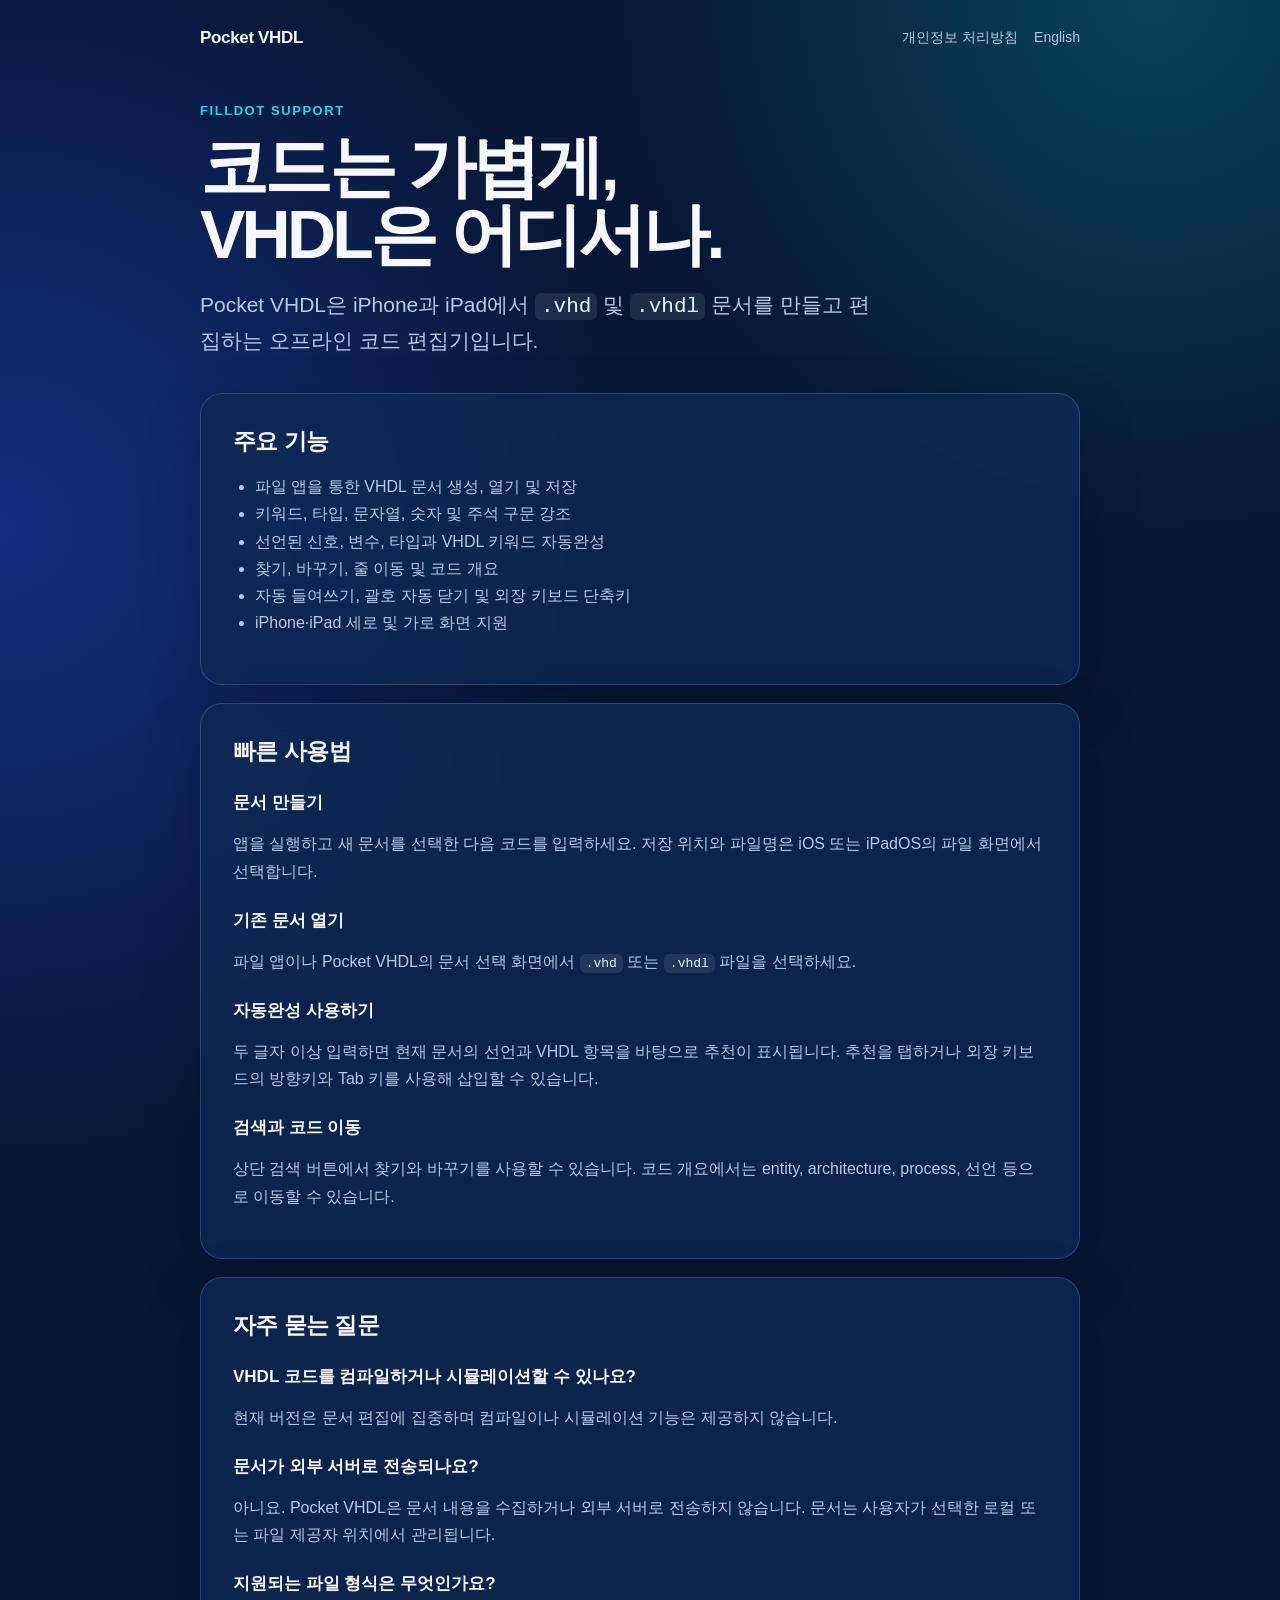
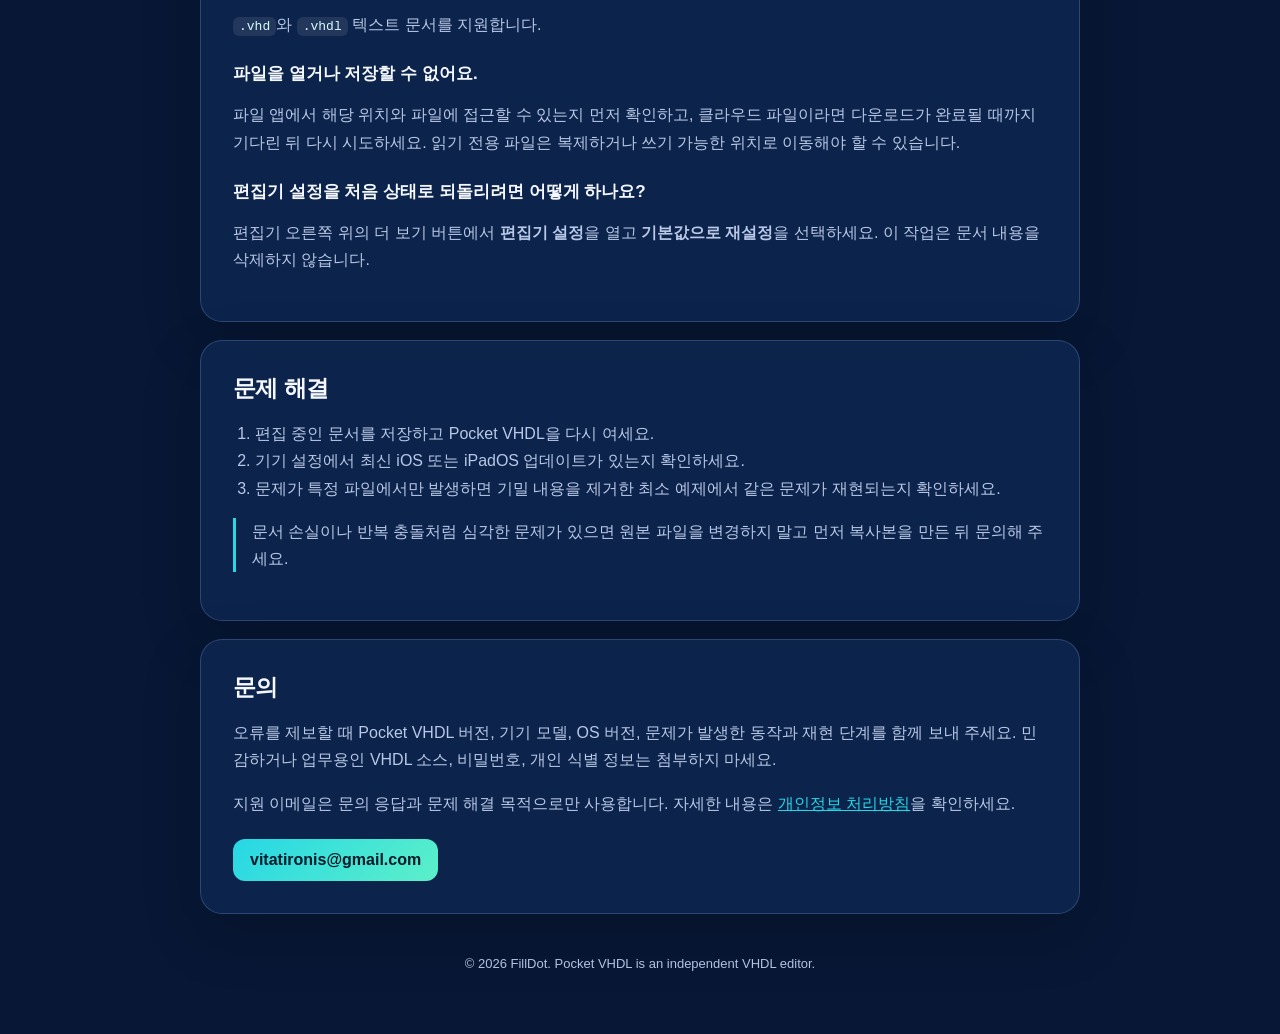
<file: index.html>
<!doctype html>
<html lang="ko">
<head>
  <meta charset="utf-8">
  <meta name="viewport" content="width=device-width, initial-scale=1">
  <meta name="description" content="Pocket VHDL 지원 및 사용 안내">
  <title>Pocket VHDL 지원</title>
  <link rel="stylesheet" href="styles.css">
</head>
<body>
  <main class="page">
    <nav aria-label="주요 메뉴">
      <a class="brand" href="index.html">Pocket VHDL</a>
      <div class="nav-links">
        <a href="privacy.html">개인정보 처리방침</a>
        <a href="en/index.html" lang="en">English</a>
      </div>
    </nav>

    <header class="hero">
      <p class="eyebrow">FillDot Support</p>
      <h1>코드는 가볍게,<br>VHDL은 어디서나.</h1>
      <p class="lead">Pocket VHDL은 iPhone과 iPad에서 <code>.vhd</code> 및 <code>.vhdl</code> 문서를 만들고 편집하는 오프라인 코드 편집기입니다.</p>
    </header>

    <section class="card">
      <h2>주요 기능</h2>
      <ul>
        <li>파일 앱을 통한 VHDL 문서 생성, 열기 및 저장</li>
        <li>키워드, 타입, 문자열, 숫자 및 주석 구문 강조</li>
        <li>선언된 신호, 변수, 타입과 VHDL 키워드 자동완성</li>
        <li>찾기, 바꾸기, 줄 이동 및 코드 개요</li>
        <li>자동 들여쓰기, 괄호 자동 닫기 및 외장 키보드 단축키</li>
        <li>iPhone·iPad 세로 및 가로 화면 지원</li>
      </ul>
    </section>

    <section class="card">
      <h2>빠른 사용법</h2>
      <h3>문서 만들기</h3>
      <p>앱을 실행하고 새 문서를 선택한 다음 코드를 입력하세요. 저장 위치와 파일명은 iOS 또는 iPadOS의 파일 화면에서 선택합니다.</p>

      <h3>기존 문서 열기</h3>
      <p>파일 앱이나 Pocket VHDL의 문서 선택 화면에서 <code>.vhd</code> 또는 <code>.vhdl</code> 파일을 선택하세요.</p>

      <h3>자동완성 사용하기</h3>
      <p>두 글자 이상 입력하면 현재 문서의 선언과 VHDL 항목을 바탕으로 추천이 표시됩니다. 추천을 탭하거나 외장 키보드의 방향키와 Tab 키를 사용해 삽입할 수 있습니다.</p>

      <h3>검색과 코드 이동</h3>
      <p>상단 검색 버튼에서 찾기와 바꾸기를 사용할 수 있습니다. 코드 개요에서는 entity, architecture, process, 선언 등으로 이동할 수 있습니다.</p>
    </section>

    <section class="card">
      <h2>자주 묻는 질문</h2>
      <h3>VHDL 코드를 컴파일하거나 시뮬레이션할 수 있나요?</h3>
      <p>현재 버전은 문서 편집에 집중하며 컴파일이나 시뮬레이션 기능은 제공하지 않습니다.</p>

      <h3>문서가 외부 서버로 전송되나요?</h3>
      <p>아니요. Pocket VHDL은 문서 내용을 수집하거나 외부 서버로 전송하지 않습니다. 문서는 사용자가 선택한 로컬 또는 파일 제공자 위치에서 관리됩니다.</p>

      <h3>지원되는 파일 형식은 무엇인가요?</h3>
      <p><code>.vhd</code>와 <code>.vhdl</code> 텍스트 문서를 지원합니다.</p>

      <h3>파일을 열거나 저장할 수 없어요.</h3>
      <p>파일 앱에서 해당 위치와 파일에 접근할 수 있는지 먼저 확인하고, 클라우드 파일이라면 다운로드가 완료될 때까지 기다린 뒤 다시 시도하세요. 읽기 전용 파일은 복제하거나 쓰기 가능한 위치로 이동해야 할 수 있습니다.</p>

      <h3>편집기 설정을 처음 상태로 되돌리려면 어떻게 하나요?</h3>
      <p>편집기 오른쪽 위의 더 보기 버튼에서 <strong>편집기 설정</strong>을 열고 <strong>기본값으로 재설정</strong>을 선택하세요. 이 작업은 문서 내용을 삭제하지 않습니다.</p>
    </section>

    <section class="card">
      <h2>문제 해결</h2>
      <ol>
        <li>편집 중인 문서를 저장하고 Pocket VHDL을 다시 여세요.</li>
        <li>기기 설정에서 최신 iOS 또는 iPadOS 업데이트가 있는지 확인하세요.</li>
        <li>문제가 특정 파일에서만 발생하면 기밀 내용을 제거한 최소 예제에서 같은 문제가 재현되는지 확인하세요.</li>
      </ol>
      <p class="notice">문서 손실이나 반복 충돌처럼 심각한 문제가 있으면 원본 파일을 변경하지 말고 먼저 복사본을 만든 뒤 문의해 주세요.</p>
    </section>

    <section class="card">
      <h2>문의</h2>
      <p>오류를 제보할 때 Pocket VHDL 버전, 기기 모델, OS 버전, 문제가 발생한 동작과 재현 단계를 함께 보내 주세요. 민감하거나 업무용인 VHDL 소스, 비밀번호, 개인 식별 정보는 첨부하지 마세요.</p>
      <p>지원 이메일은 문의 응답과 문제 해결 목적으로만 사용합니다. 자세한 내용은 <a href="privacy.html">개인정보 처리방침</a>을 확인하세요.</p>
      <a class="button" href="mailto:vitatironis@gmail.com">vitatironis@gmail.com</a>
    </section>

    <footer>© 2026 FillDot. Pocket VHDL is an independent VHDL editor.</footer>
  </main>
</body>
</html>
</file>
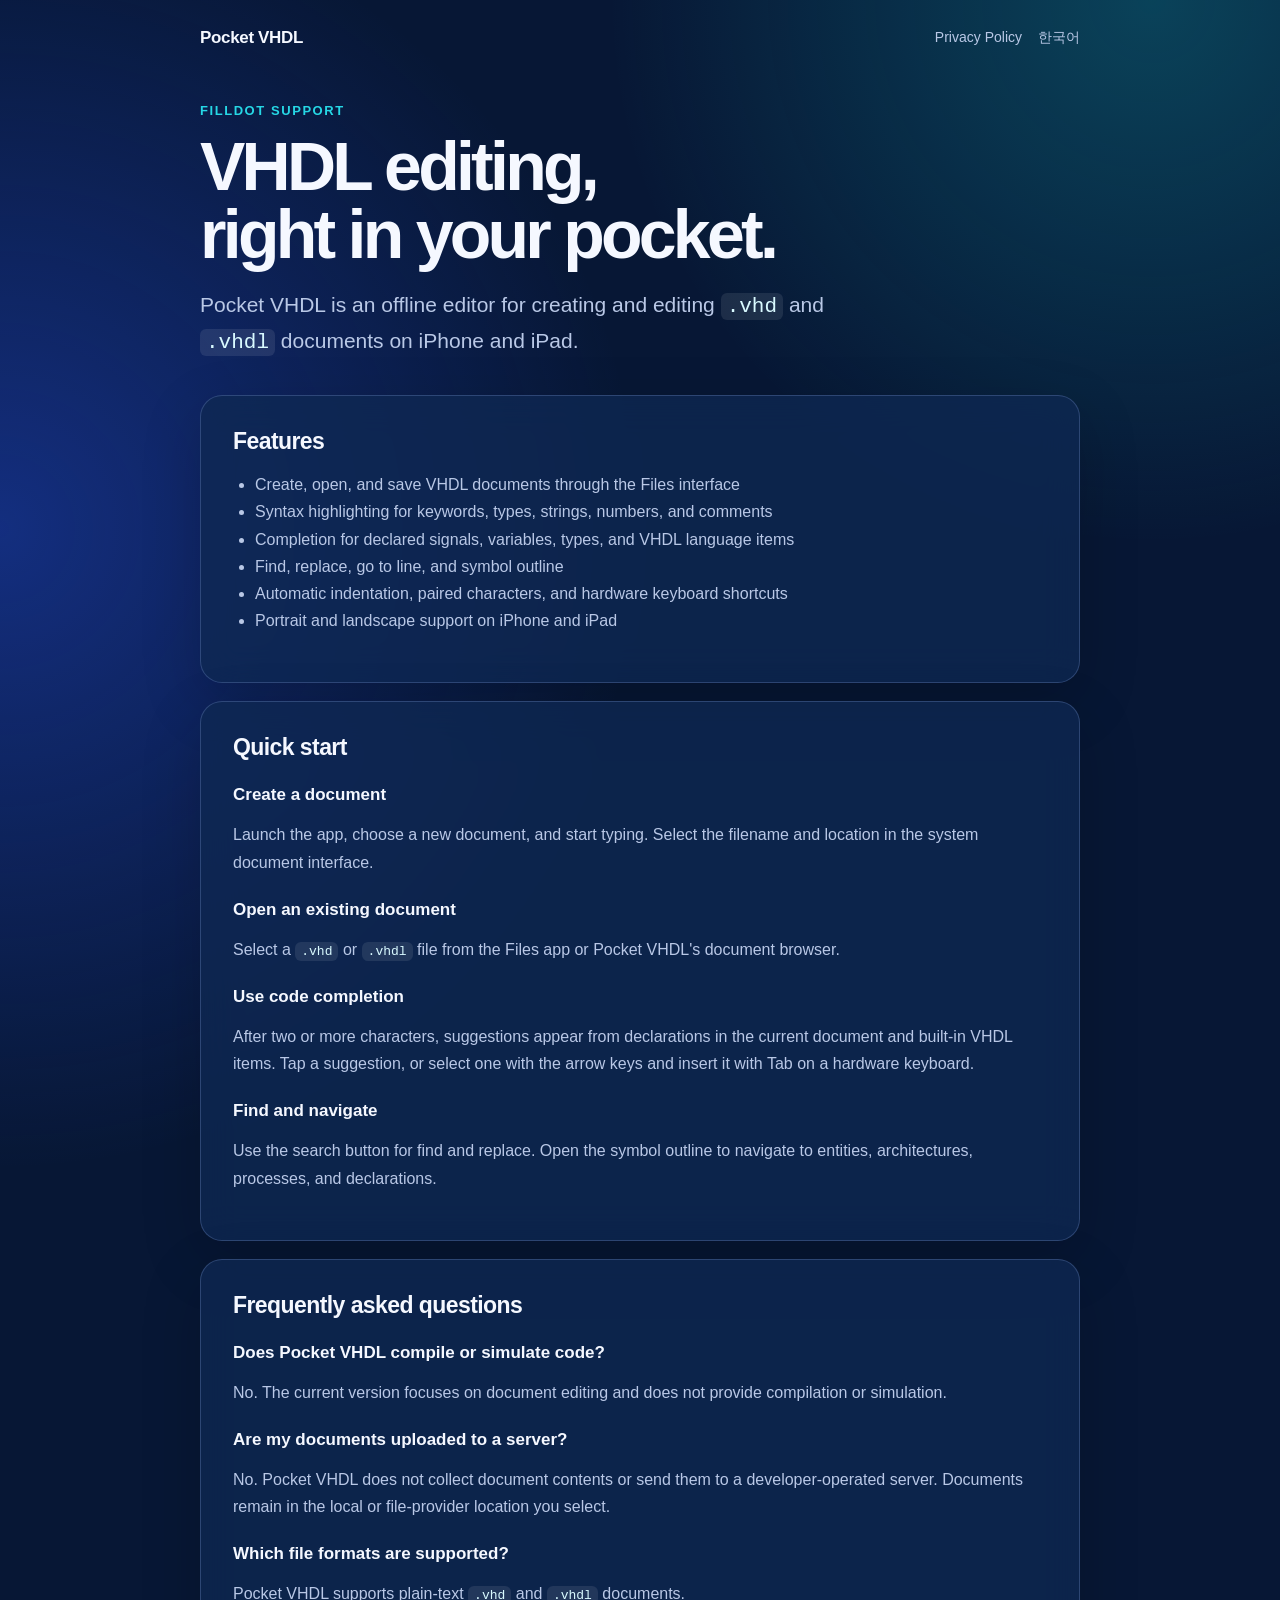
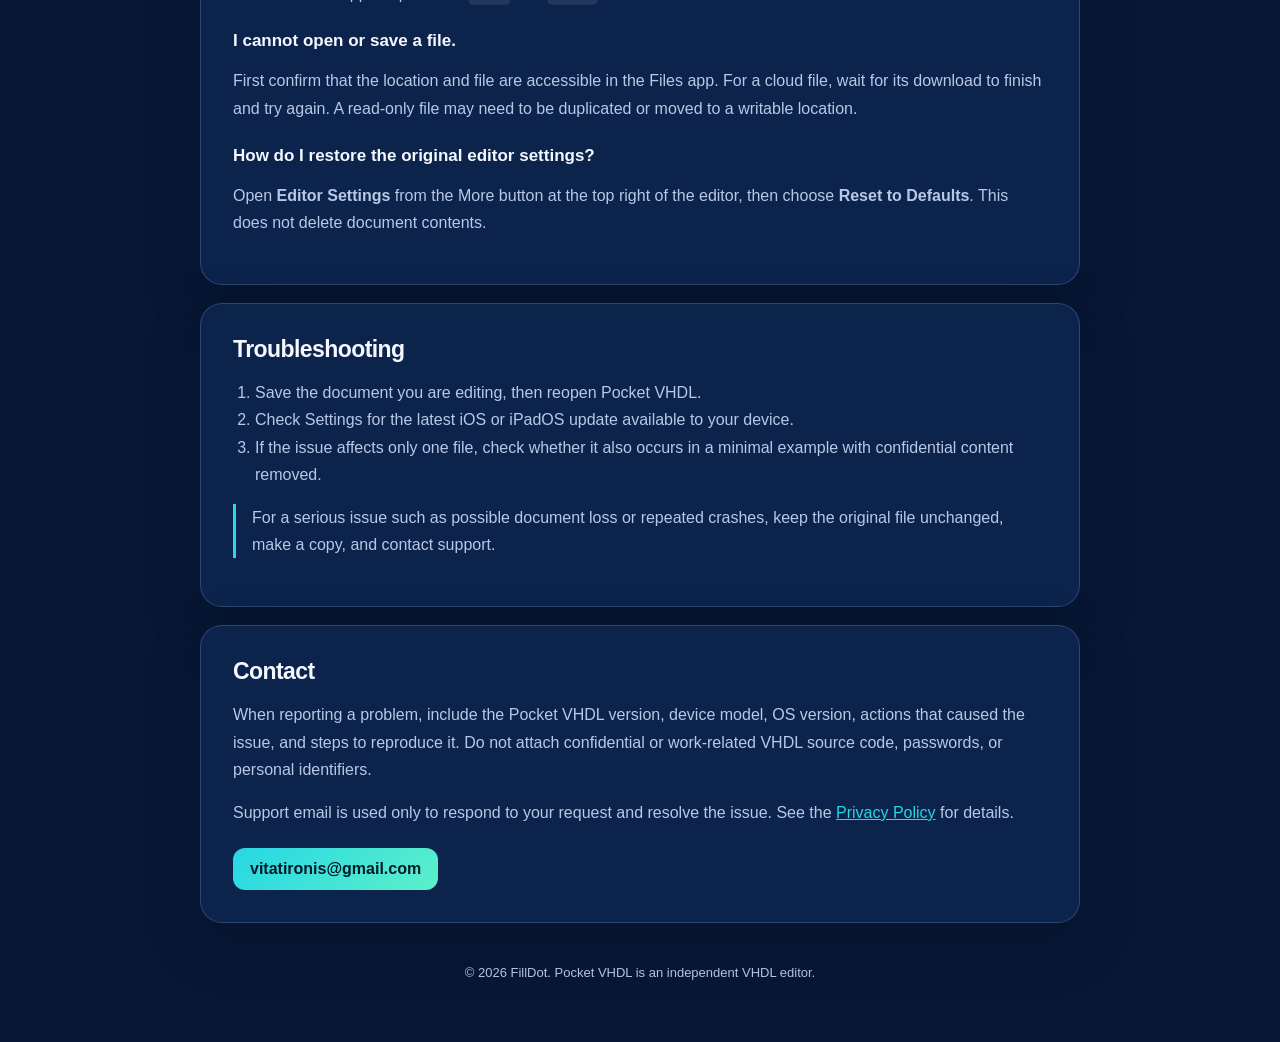
<file: en/index.html>
<!doctype html>
<html lang="en">
<head>
  <meta charset="utf-8">
  <meta name="viewport" content="width=device-width, initial-scale=1">
  <meta name="description" content="Pocket VHDL support and user guide">
  <title>Pocket VHDL Support</title>
  <link rel="stylesheet" href="../styles.css">
</head>
<body>
  <main class="page">
    <nav aria-label="Main navigation">
      <a class="brand" href="index.html">Pocket VHDL</a>
      <div class="nav-links">
        <a href="privacy.html">Privacy Policy</a>
        <a href="../index.html" lang="ko">한국어</a>
      </div>
    </nav>

    <header class="hero">
      <p class="eyebrow">FillDot Support</p>
      <h1>VHDL editing,<br>right in your pocket.</h1>
      <p class="lead">Pocket VHDL is an offline editor for creating and editing <code>.vhd</code> and <code>.vhdl</code> documents on iPhone and iPad.</p>
    </header>

    <section class="card">
      <h2>Features</h2>
      <ul>
        <li>Create, open, and save VHDL documents through the Files interface</li>
        <li>Syntax highlighting for keywords, types, strings, numbers, and comments</li>
        <li>Completion for declared signals, variables, types, and VHDL language items</li>
        <li>Find, replace, go to line, and symbol outline</li>
        <li>Automatic indentation, paired characters, and hardware keyboard shortcuts</li>
        <li>Portrait and landscape support on iPhone and iPad</li>
      </ul>
    </section>

    <section class="card">
      <h2>Quick start</h2>
      <h3>Create a document</h3>
      <p>Launch the app, choose a new document, and start typing. Select the filename and location in the system document interface.</p>

      <h3>Open an existing document</h3>
      <p>Select a <code>.vhd</code> or <code>.vhdl</code> file from the Files app or Pocket VHDL's document browser.</p>

      <h3>Use code completion</h3>
      <p>After two or more characters, suggestions appear from declarations in the current document and built-in VHDL items. Tap a suggestion, or select one with the arrow keys and insert it with Tab on a hardware keyboard.</p>

      <h3>Find and navigate</h3>
      <p>Use the search button for find and replace. Open the symbol outline to navigate to entities, architectures, processes, and declarations.</p>
    </section>

    <section class="card">
      <h2>Frequently asked questions</h2>
      <h3>Does Pocket VHDL compile or simulate code?</h3>
      <p>No. The current version focuses on document editing and does not provide compilation or simulation.</p>

      <h3>Are my documents uploaded to a server?</h3>
      <p>No. Pocket VHDL does not collect document contents or send them to a developer-operated server. Documents remain in the local or file-provider location you select.</p>

      <h3>Which file formats are supported?</h3>
      <p>Pocket VHDL supports plain-text <code>.vhd</code> and <code>.vhdl</code> documents.</p>

      <h3>I cannot open or save a file.</h3>
      <p>First confirm that the location and file are accessible in the Files app. For a cloud file, wait for its download to finish and try again. A read-only file may need to be duplicated or moved to a writable location.</p>

      <h3>How do I restore the original editor settings?</h3>
      <p>Open <strong>Editor Settings</strong> from the More button at the top right of the editor, then choose <strong>Reset to Defaults</strong>. This does not delete document contents.</p>
    </section>

    <section class="card">
      <h2>Troubleshooting</h2>
      <ol>
        <li>Save the document you are editing, then reopen Pocket VHDL.</li>
        <li>Check Settings for the latest iOS or iPadOS update available to your device.</li>
        <li>If the issue affects only one file, check whether it also occurs in a minimal example with confidential content removed.</li>
      </ol>
      <p class="notice">For a serious issue such as possible document loss or repeated crashes, keep the original file unchanged, make a copy, and contact support.</p>
    </section>

    <section class="card">
      <h2>Contact</h2>
      <p>When reporting a problem, include the Pocket VHDL version, device model, OS version, actions that caused the issue, and steps to reproduce it. Do not attach confidential or work-related VHDL source code, passwords, or personal identifiers.</p>
      <p>Support email is used only to respond to your request and resolve the issue. See the <a href="privacy.html">Privacy Policy</a> for details.</p>
      <a class="button" href="mailto:vitatironis@gmail.com">vitatironis@gmail.com</a>
    </section>

    <footer>© 2026 FillDot. Pocket VHDL is an independent VHDL editor.</footer>
  </main>
</body>
</html>
</file>
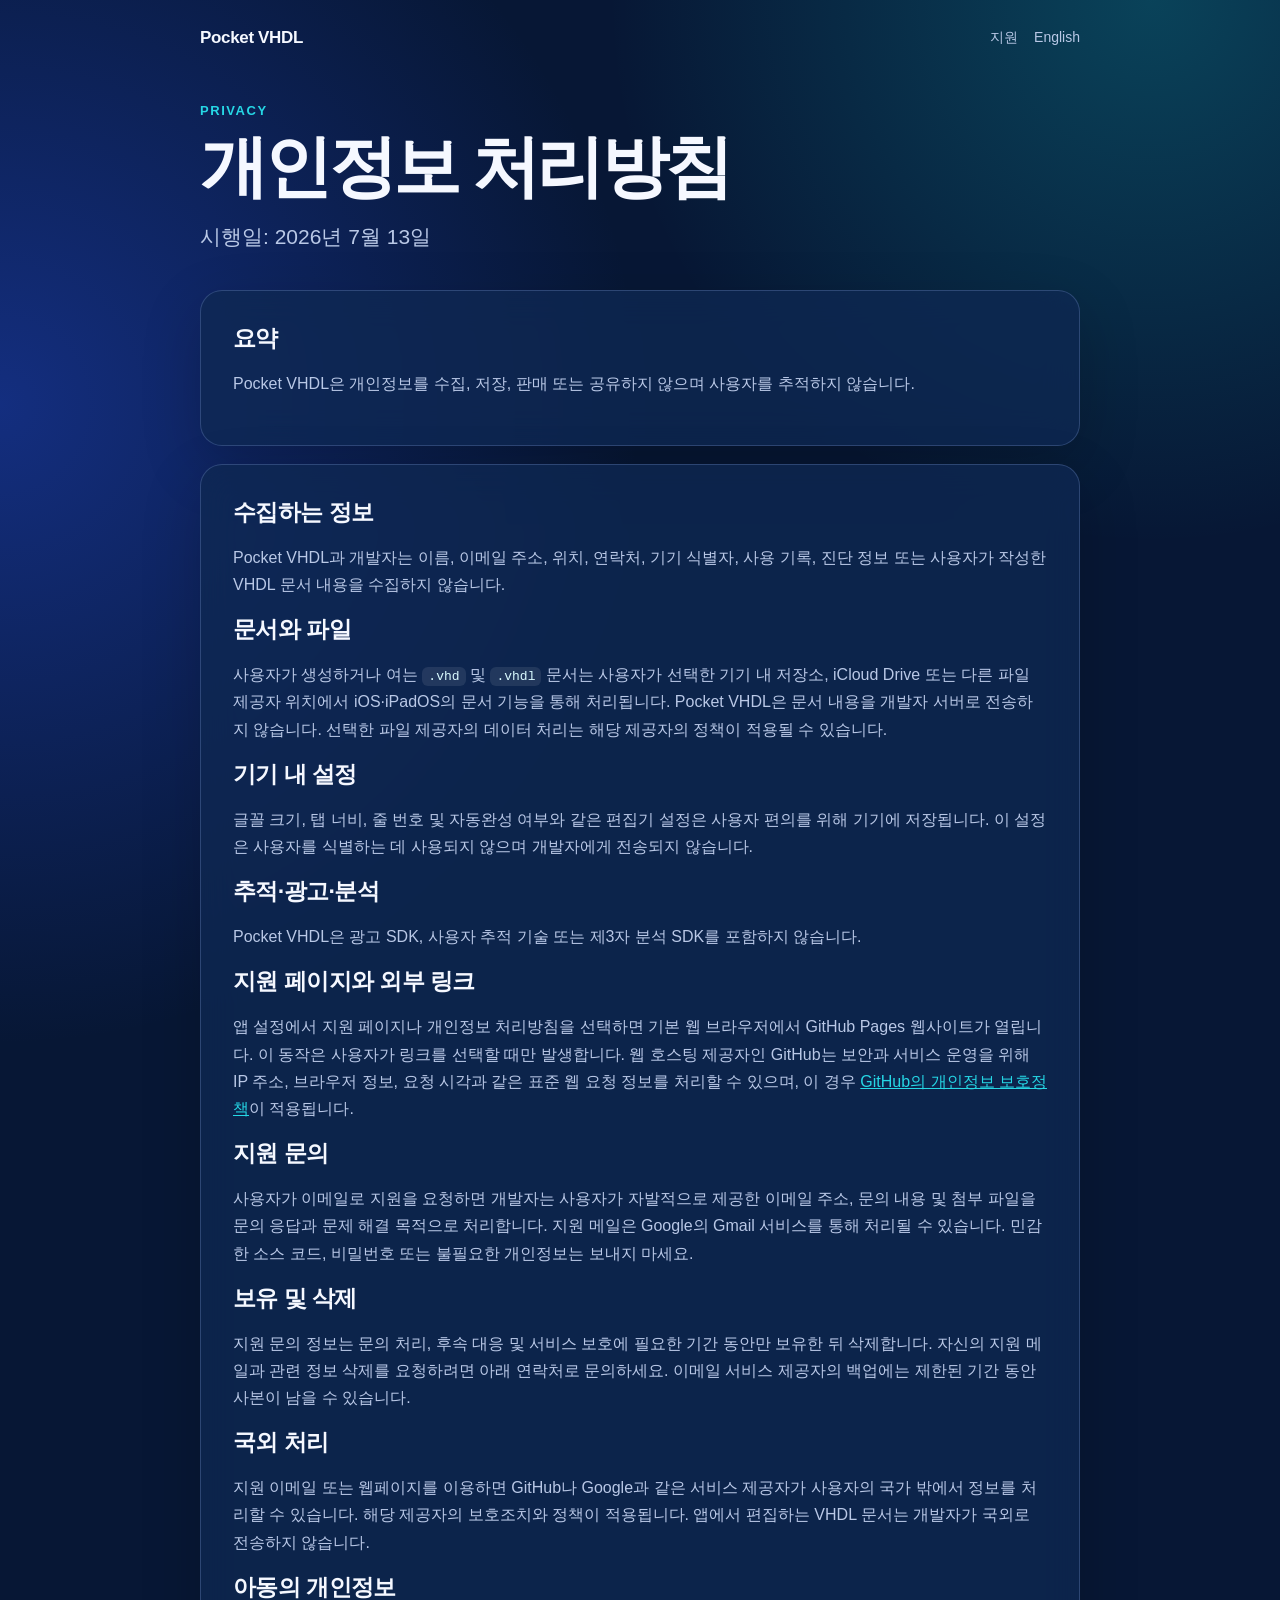
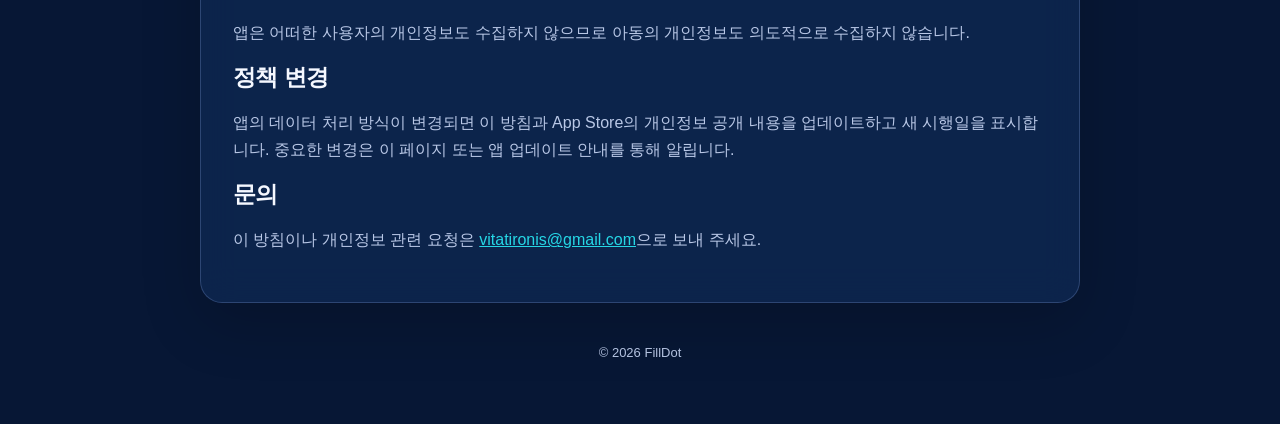
<file: privacy.html>
<!doctype html>
<html lang="ko">
<head>
  <meta charset="utf-8">
  <meta name="viewport" content="width=device-width, initial-scale=1">
  <meta name="description" content="Pocket VHDL 개인정보 처리방침">
  <title>Pocket VHDL 개인정보 처리방침</title>
  <link rel="stylesheet" href="styles.css">
</head>
<body>
  <main class="page">
    <nav aria-label="주요 메뉴">
      <a class="brand" href="index.html">Pocket VHDL</a>
      <div class="nav-links">
        <a href="index.html">지원</a>
        <a href="en/privacy.html" lang="en">English</a>
      </div>
    </nav>

    <header class="hero">
      <p class="eyebrow">Privacy</p>
      <h1>개인정보 처리방침</h1>
      <p class="lead">시행일: 2026년 7월 13일</p>
    </header>

    <section class="card">
      <h2>요약</h2>
      <p>Pocket VHDL은 개인정보를 수집, 저장, 판매 또는 공유하지 않으며 사용자를 추적하지 않습니다.</p>
    </section>

    <section class="card">
      <h2>수집하는 정보</h2>
      <p>Pocket VHDL과 개발자는 이름, 이메일 주소, 위치, 연락처, 기기 식별자, 사용 기록, 진단 정보 또는 사용자가 작성한 VHDL 문서 내용을 수집하지 않습니다.</p>

      <h2>문서와 파일</h2>
      <p>사용자가 생성하거나 여는 <code>.vhd</code> 및 <code>.vhdl</code> 문서는 사용자가 선택한 기기 내 저장소, iCloud Drive 또는 다른 파일 제공자 위치에서 iOS·iPadOS의 문서 기능을 통해 처리됩니다. Pocket VHDL은 문서 내용을 개발자 서버로 전송하지 않습니다. 선택한 파일 제공자의 데이터 처리는 해당 제공자의 정책이 적용될 수 있습니다.</p>

      <h2>기기 내 설정</h2>
      <p>글꼴 크기, 탭 너비, 줄 번호 및 자동완성 여부와 같은 편집기 설정은 사용자 편의를 위해 기기에 저장됩니다. 이 설정은 사용자를 식별하는 데 사용되지 않으며 개발자에게 전송되지 않습니다.</p>

      <h2>추적·광고·분석</h2>
      <p>Pocket VHDL은 광고 SDK, 사용자 추적 기술 또는 제3자 분석 SDK를 포함하지 않습니다.</p>

      <h2>지원 페이지와 외부 링크</h2>
      <p>앱 설정에서 지원 페이지나 개인정보 처리방침을 선택하면 기본 웹 브라우저에서 GitHub Pages 웹사이트가 열립니다. 이 동작은 사용자가 링크를 선택할 때만 발생합니다. 웹 호스팅 제공자인 GitHub는 보안과 서비스 운영을 위해 IP 주소, 브라우저 정보, 요청 시각과 같은 표준 웹 요청 정보를 처리할 수 있으며, 이 경우 <a href="https://docs.github.com/site-policy/privacy-policies/github-general-privacy-statement">GitHub의 개인정보 보호정책</a>이 적용됩니다.</p>

      <h2>지원 문의</h2>
      <p>사용자가 이메일로 지원을 요청하면 개발자는 사용자가 자발적으로 제공한 이메일 주소, 문의 내용 및 첨부 파일을 문의 응답과 문제 해결 목적으로 처리합니다. 지원 메일은 Google의 Gmail 서비스를 통해 처리될 수 있습니다. 민감한 소스 코드, 비밀번호 또는 불필요한 개인정보는 보내지 마세요.</p>

      <h2>보유 및 삭제</h2>
      <p>지원 문의 정보는 문의 처리, 후속 대응 및 서비스 보호에 필요한 기간 동안만 보유한 뒤 삭제합니다. 자신의 지원 메일과 관련 정보 삭제를 요청하려면 아래 연락처로 문의하세요. 이메일 서비스 제공자의 백업에는 제한된 기간 동안 사본이 남을 수 있습니다.</p>

      <h2>국외 처리</h2>
      <p>지원 이메일 또는 웹페이지를 이용하면 GitHub나 Google과 같은 서비스 제공자가 사용자의 국가 밖에서 정보를 처리할 수 있습니다. 해당 제공자의 보호조치와 정책이 적용됩니다. 앱에서 편집하는 VHDL 문서는 개발자가 국외로 전송하지 않습니다.</p>

      <h2>아동의 개인정보</h2>
      <p>앱은 어떠한 사용자의 개인정보도 수집하지 않으므로 아동의 개인정보도 의도적으로 수집하지 않습니다.</p>

      <h2>정책 변경</h2>
      <p>앱의 데이터 처리 방식이 변경되면 이 방침과 App Store의 개인정보 공개 내용을 업데이트하고 새 시행일을 표시합니다. 중요한 변경은 이 페이지 또는 앱 업데이트 안내를 통해 알립니다.</p>

      <h2>문의</h2>
      <p>이 방침이나 개인정보 관련 요청은 <a href="mailto:vitatironis@gmail.com">vitatironis@gmail.com</a>으로 보내 주세요.</p>
    </section>

    <footer>© 2026 FillDot</footer>
  </main>
</body>
</html>
</file>
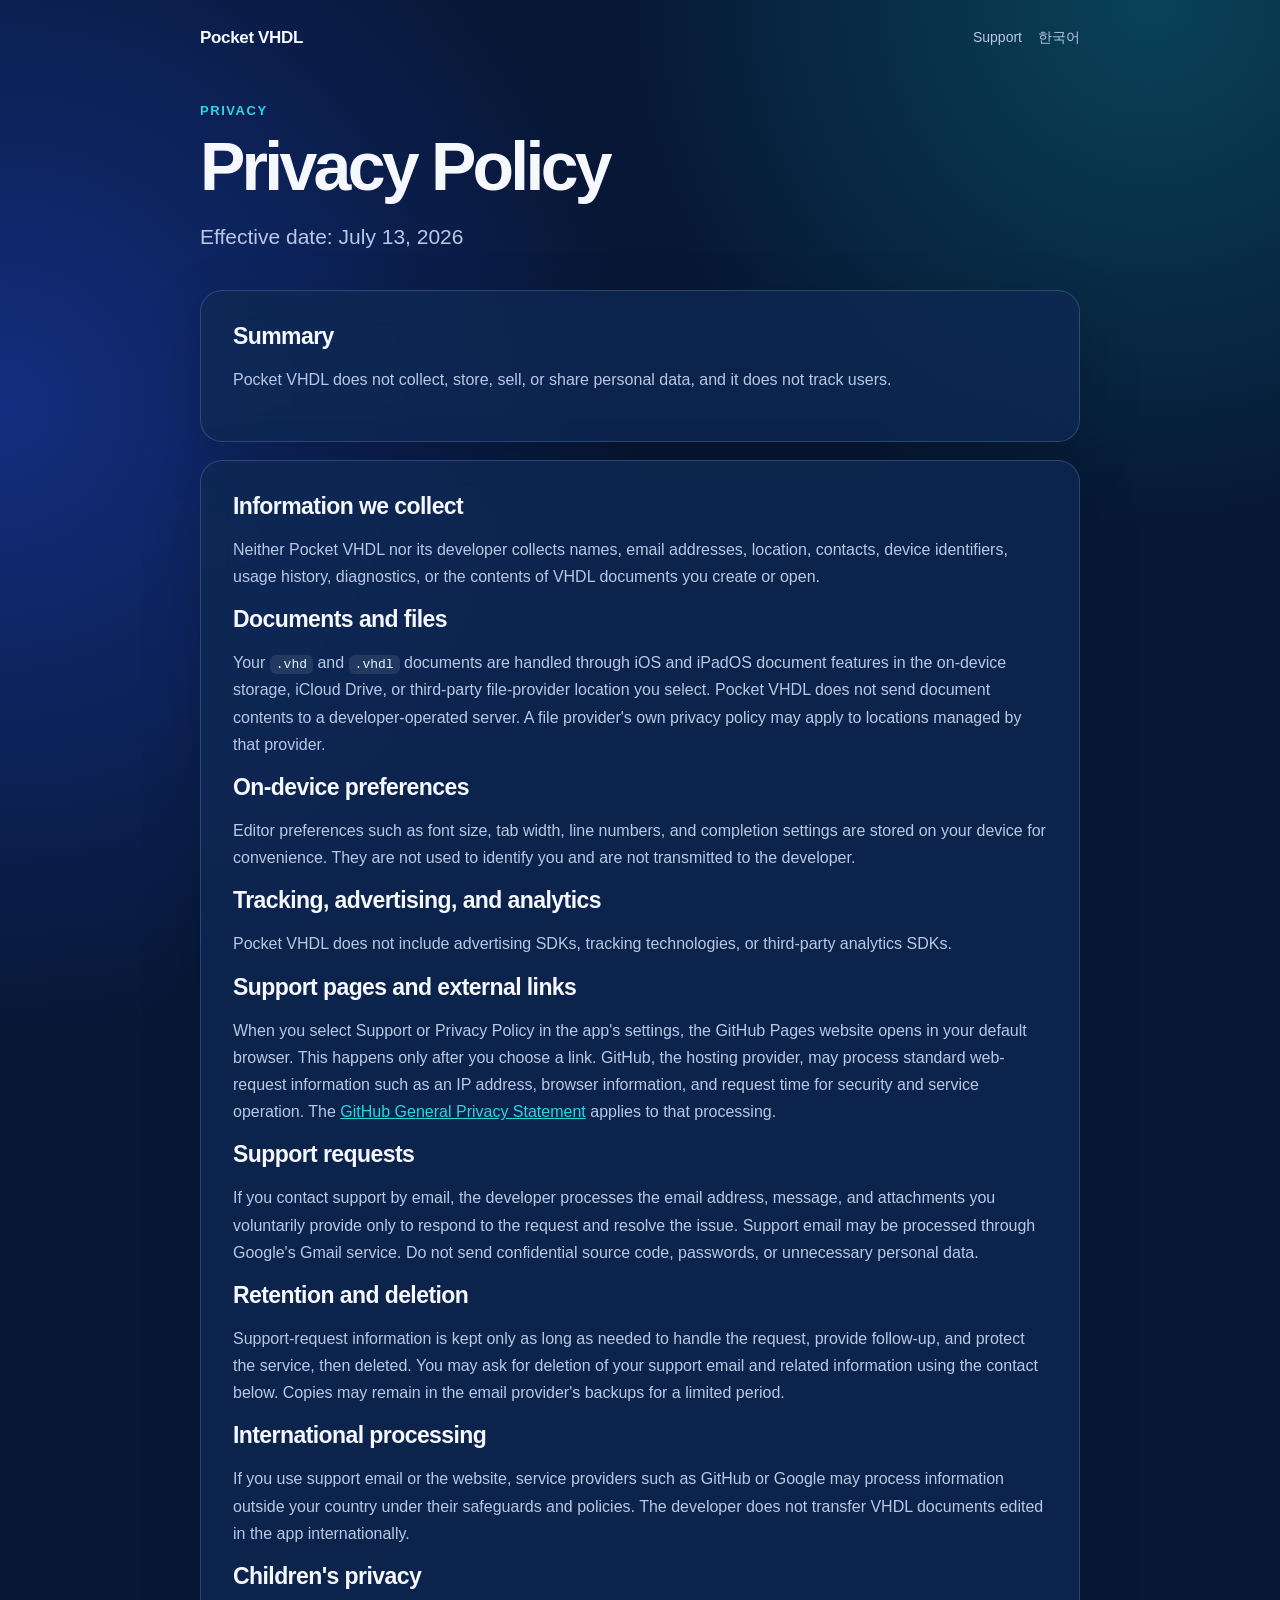
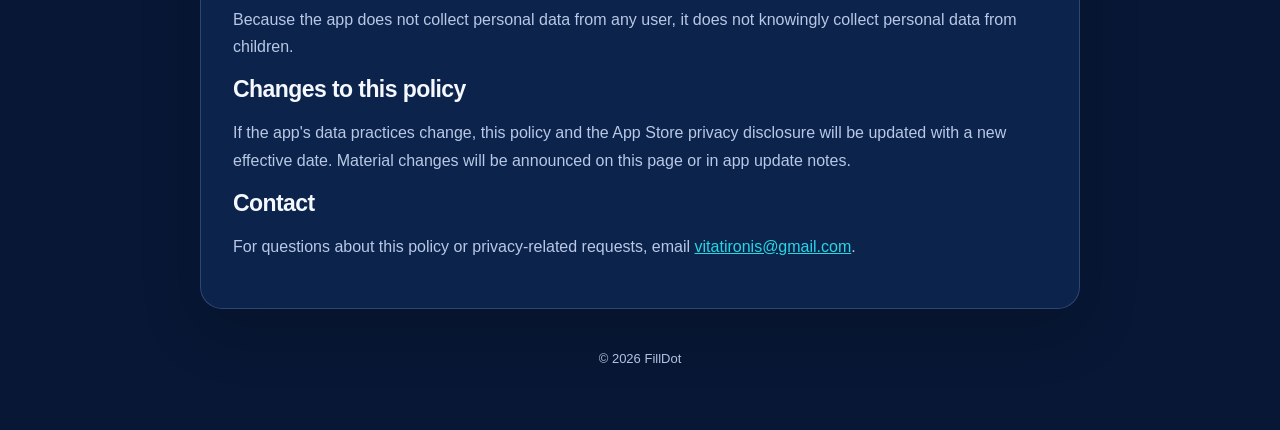
<file: en/privacy.html>
<!doctype html>
<html lang="en">
<head>
  <meta charset="utf-8">
  <meta name="viewport" content="width=device-width, initial-scale=1">
  <meta name="description" content="Pocket VHDL Privacy Policy">
  <title>Pocket VHDL Privacy Policy</title>
  <link rel="stylesheet" href="../styles.css">
</head>
<body>
  <main class="page">
    <nav aria-label="Main navigation">
      <a class="brand" href="index.html">Pocket VHDL</a>
      <div class="nav-links">
        <a href="index.html">Support</a>
        <a href="../privacy.html" lang="ko">한국어</a>
      </div>
    </nav>

    <header class="hero">
      <p class="eyebrow">Privacy</p>
      <h1>Privacy Policy</h1>
      <p class="lead">Effective date: July 13, 2026</p>
    </header>

    <section class="card">
      <h2>Summary</h2>
      <p>Pocket VHDL does not collect, store, sell, or share personal data, and it does not track users.</p>
    </section>

    <section class="card">
      <h2>Information we collect</h2>
      <p>Neither Pocket VHDL nor its developer collects names, email addresses, location, contacts, device identifiers, usage history, diagnostics, or the contents of VHDL documents you create or open.</p>

      <h2>Documents and files</h2>
      <p>Your <code>.vhd</code> and <code>.vhdl</code> documents are handled through iOS and iPadOS document features in the on-device storage, iCloud Drive, or third-party file-provider location you select. Pocket VHDL does not send document contents to a developer-operated server. A file provider's own privacy policy may apply to locations managed by that provider.</p>

      <h2>On-device preferences</h2>
      <p>Editor preferences such as font size, tab width, line numbers, and completion settings are stored on your device for convenience. They are not used to identify you and are not transmitted to the developer.</p>

      <h2>Tracking, advertising, and analytics</h2>
      <p>Pocket VHDL does not include advertising SDKs, tracking technologies, or third-party analytics SDKs.</p>

      <h2>Support pages and external links</h2>
      <p>When you select Support or Privacy Policy in the app's settings, the GitHub Pages website opens in your default browser. This happens only after you choose a link. GitHub, the hosting provider, may process standard web-request information such as an IP address, browser information, and request time for security and service operation. The <a href="https://docs.github.com/site-policy/privacy-policies/github-general-privacy-statement">GitHub General Privacy Statement</a> applies to that processing.</p>

      <h2>Support requests</h2>
      <p>If you contact support by email, the developer processes the email address, message, and attachments you voluntarily provide only to respond to the request and resolve the issue. Support email may be processed through Google's Gmail service. Do not send confidential source code, passwords, or unnecessary personal data.</p>

      <h2>Retention and deletion</h2>
      <p>Support-request information is kept only as long as needed to handle the request, provide follow-up, and protect the service, then deleted. You may ask for deletion of your support email and related information using the contact below. Copies may remain in the email provider's backups for a limited period.</p>

      <h2>International processing</h2>
      <p>If you use support email or the website, service providers such as GitHub or Google may process information outside your country under their safeguards and policies. The developer does not transfer VHDL documents edited in the app internationally.</p>

      <h2>Children's privacy</h2>
      <p>Because the app does not collect personal data from any user, it does not knowingly collect personal data from children.</p>

      <h2>Changes to this policy</h2>
      <p>If the app's data practices change, this policy and the App Store privacy disclosure will be updated with a new effective date. Material changes will be announced on this page or in app update notes.</p>

      <h2>Contact</h2>
      <p>For questions about this policy or privacy-related requests, email <a href="mailto:vitatironis@gmail.com">vitatironis@gmail.com</a>.</p>
    </section>

    <footer>© 2026 FillDot</footer>
  </main>
</body>
</html>
</file>
<file: styles.css>
:root {
  color-scheme: light dark;
  --background: #071735;
  --surface: rgba(15, 40, 82, 0.78);
  --surface-strong: #102b59;
  --text: #f5f8ff;
  --muted: #b9c8e6;
  --accent: #26d7e5;
  --accent-strong: #4f7cff;
  --border: rgba(159, 193, 255, 0.22);
}

* {
  box-sizing: border-box;
}

html {
  font-family: -apple-system, BlinkMacSystemFont, "SF Pro Text", "Segoe UI", sans-serif;
  background: var(--background);
  color: var(--text);
}

body {
  min-height: 100vh;
  margin: 0;
  background:
    radial-gradient(circle at 90% 0%, rgba(18, 221, 219, 0.22), transparent 34rem),
    radial-gradient(circle at 0% 20%, rgba(37, 78, 230, 0.42), transparent 40rem),
    var(--background);
}

a {
  color: var(--accent);
}

.page {
  width: min(880px, calc(100% - 32px));
  margin: 0 auto;
  padding: 28px 0 64px;
}

nav {
  display: flex;
  align-items: center;
  justify-content: space-between;
  gap: 16px;
  margin-bottom: 52px;
}

.brand {
  color: var(--text);
  font-size: 17px;
  font-weight: 750;
  letter-spacing: -0.02em;
  text-decoration: none;
}

.nav-links {
  display: flex;
  flex-wrap: wrap;
  justify-content: flex-end;
  gap: 16px;
  font-size: 14px;
}

.nav-links a {
  color: var(--muted);
  text-decoration: none;
}

.hero {
  margin-bottom: 36px;
}

.eyebrow {
  margin: 0 0 10px;
  color: var(--accent);
  font-size: 13px;
  font-weight: 700;
  letter-spacing: 0.12em;
  text-transform: uppercase;
}

h1 {
  margin: 0;
  font-size: clamp(38px, 8vw, 68px);
  letter-spacing: -0.055em;
  line-height: 1;
}

.lead {
  max-width: 680px;
  margin: 20px 0 0;
  color: var(--muted);
  font-size: clamp(17px, 3vw, 21px);
  line-height: 1.6;
}

.card {
  margin: 18px 0;
  padding: clamp(20px, 5vw, 32px);
  border: 1px solid var(--border);
  border-radius: 22px;
  background: var(--surface);
  box-shadow: 0 20px 60px rgba(0, 0, 0, 0.18);
  backdrop-filter: blur(18px);
}

h2 {
  margin: 0 0 14px;
  font-size: 23px;
  letter-spacing: -0.025em;
}

h3 {
  margin: 24px 0 8px;
  font-size: 17px;
}

p,
li {
  color: var(--muted);
  line-height: 1.7;
}

ul,
ol {
  padding-left: 22px;
}

.button {
  display: inline-block;
  margin-top: 6px;
  padding: 12px 17px;
  border-radius: 12px;
  color: #001a2a;
  background: linear-gradient(135deg, var(--accent), #5cf0c9);
  font-weight: 750;
  text-decoration: none;
}

.notice {
  border-left: 3px solid var(--accent);
  padding-left: 16px;
}

code {
  padding: 2px 6px;
  border-radius: 6px;
  color: #d9faff;
  background: rgba(255, 255, 255, 0.09);
}

footer {
  margin-top: 42px;
  color: var(--muted);
  font-size: 13px;
  text-align: center;
}

@media (max-width: 540px) {
  nav {
    align-items: flex-start;
    margin-bottom: 38px;
  }

  .nav-links {
    max-width: 190px;
    gap: 10px 14px;
  }
}
</file>
